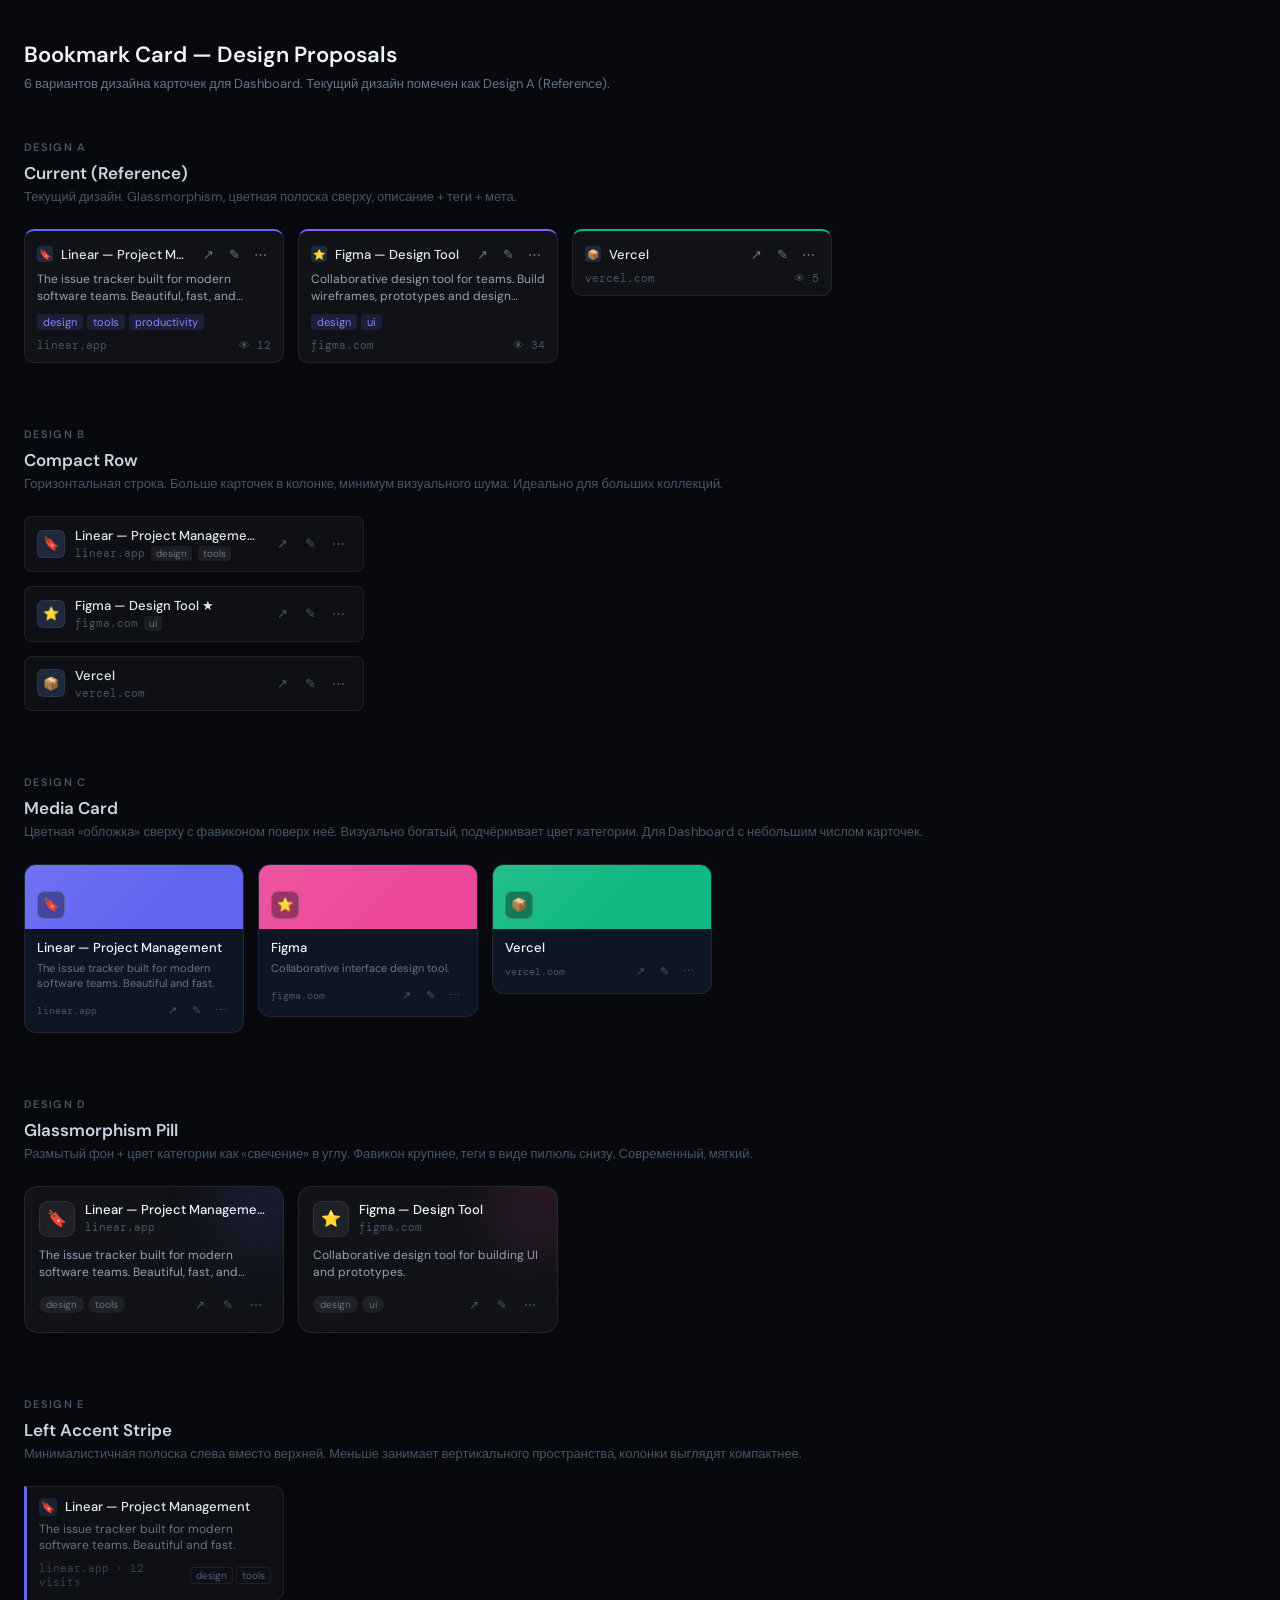
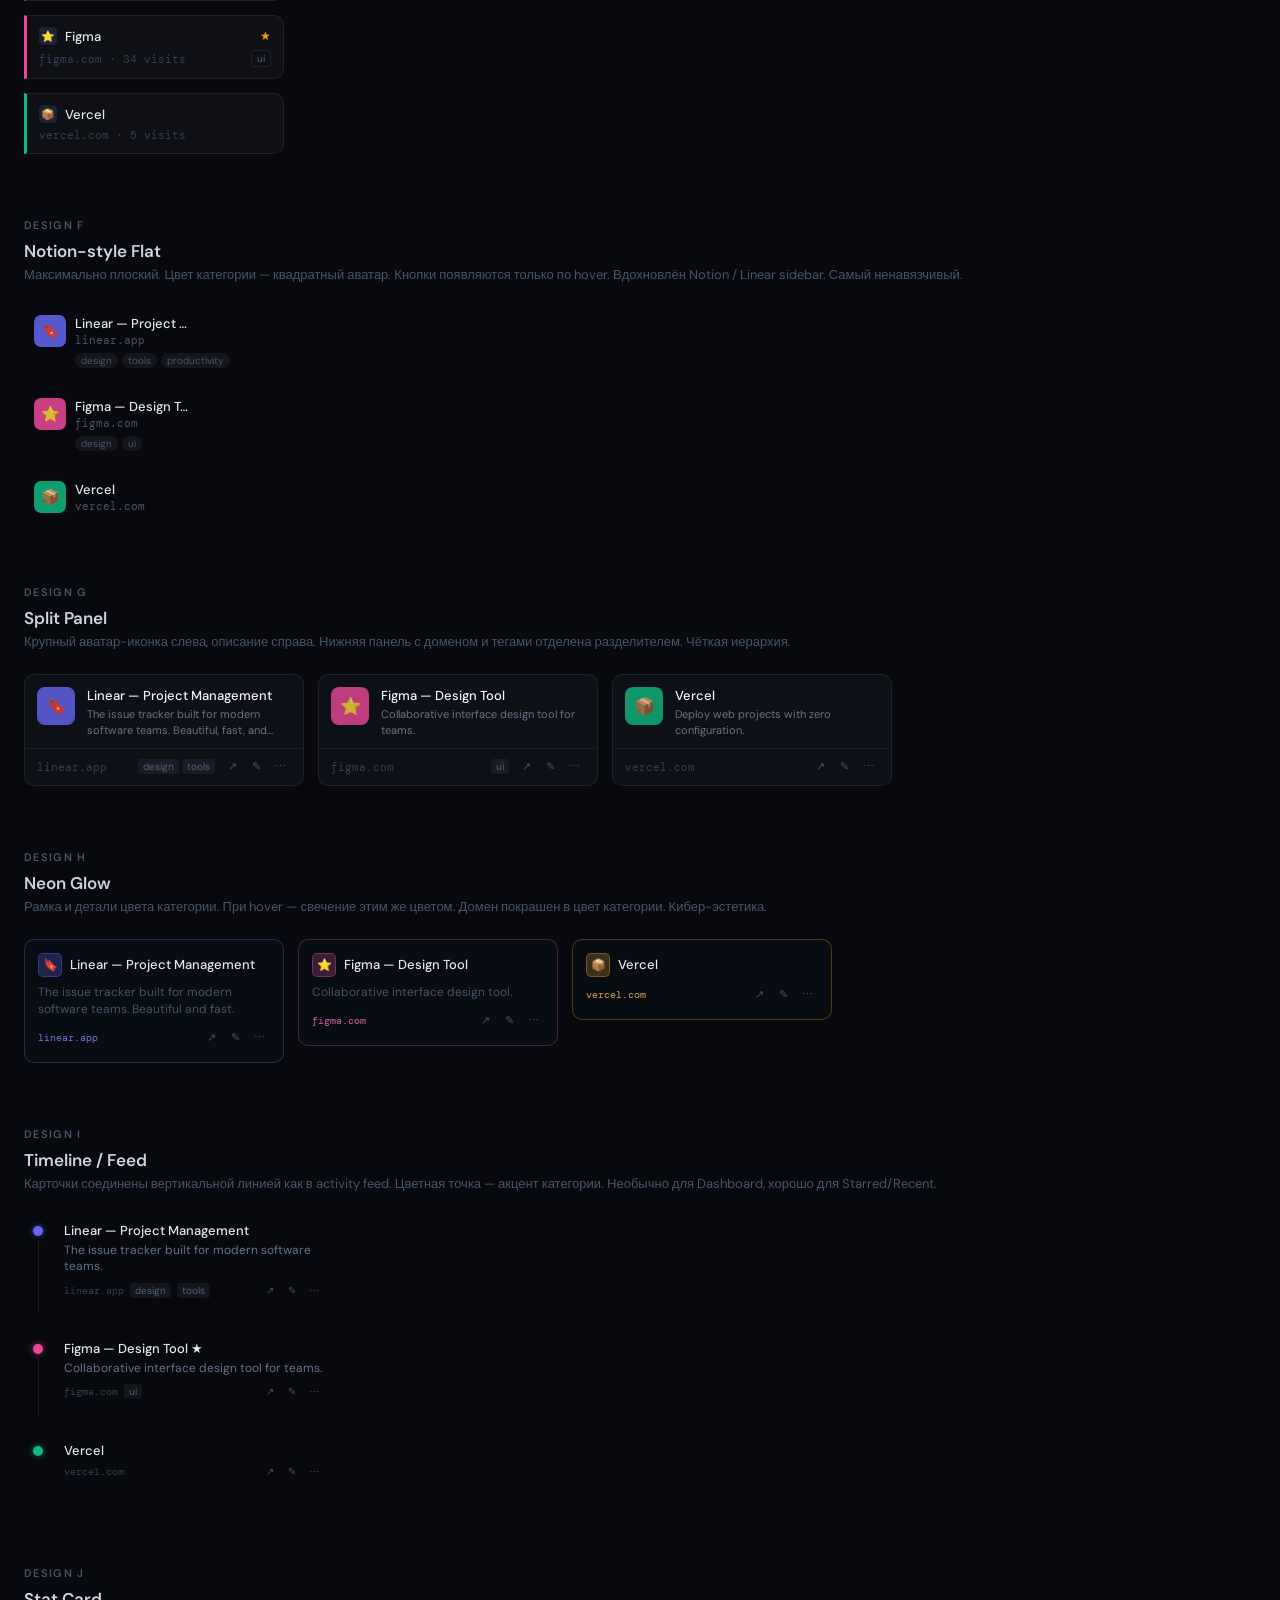
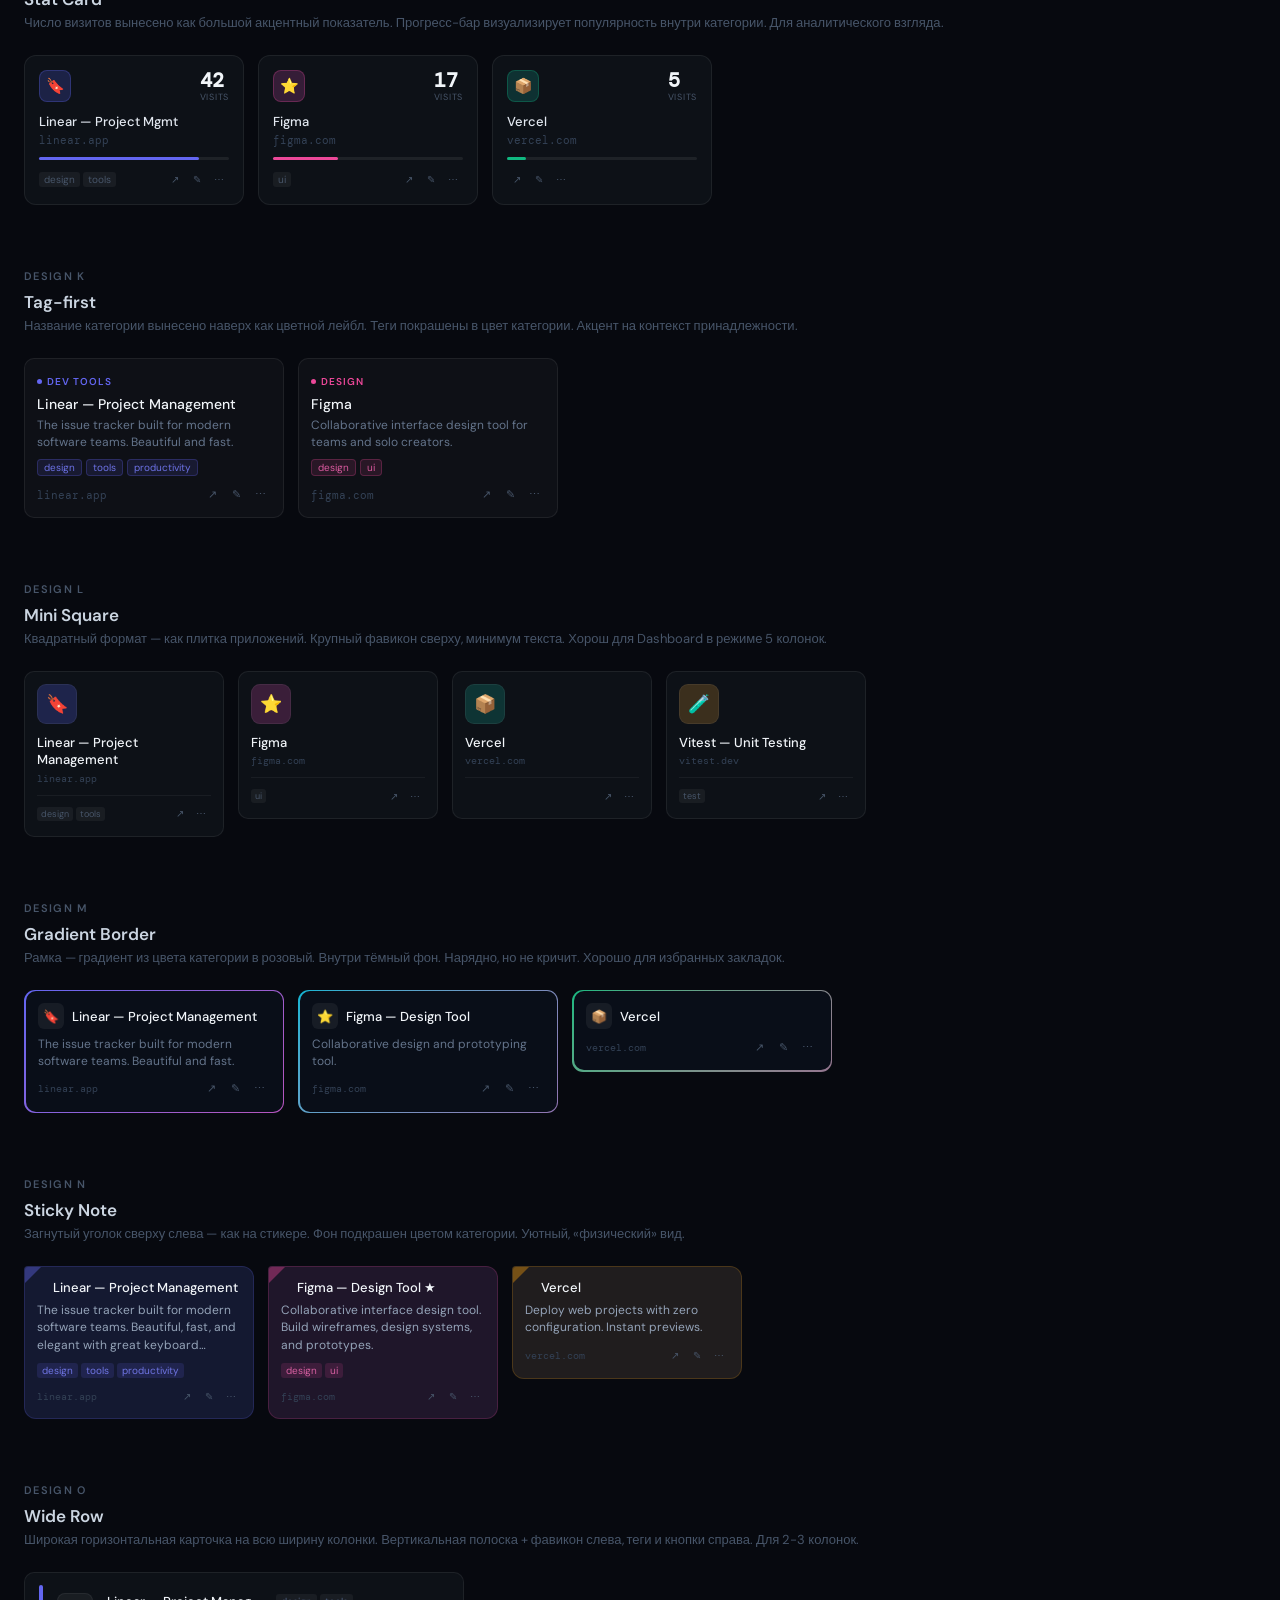
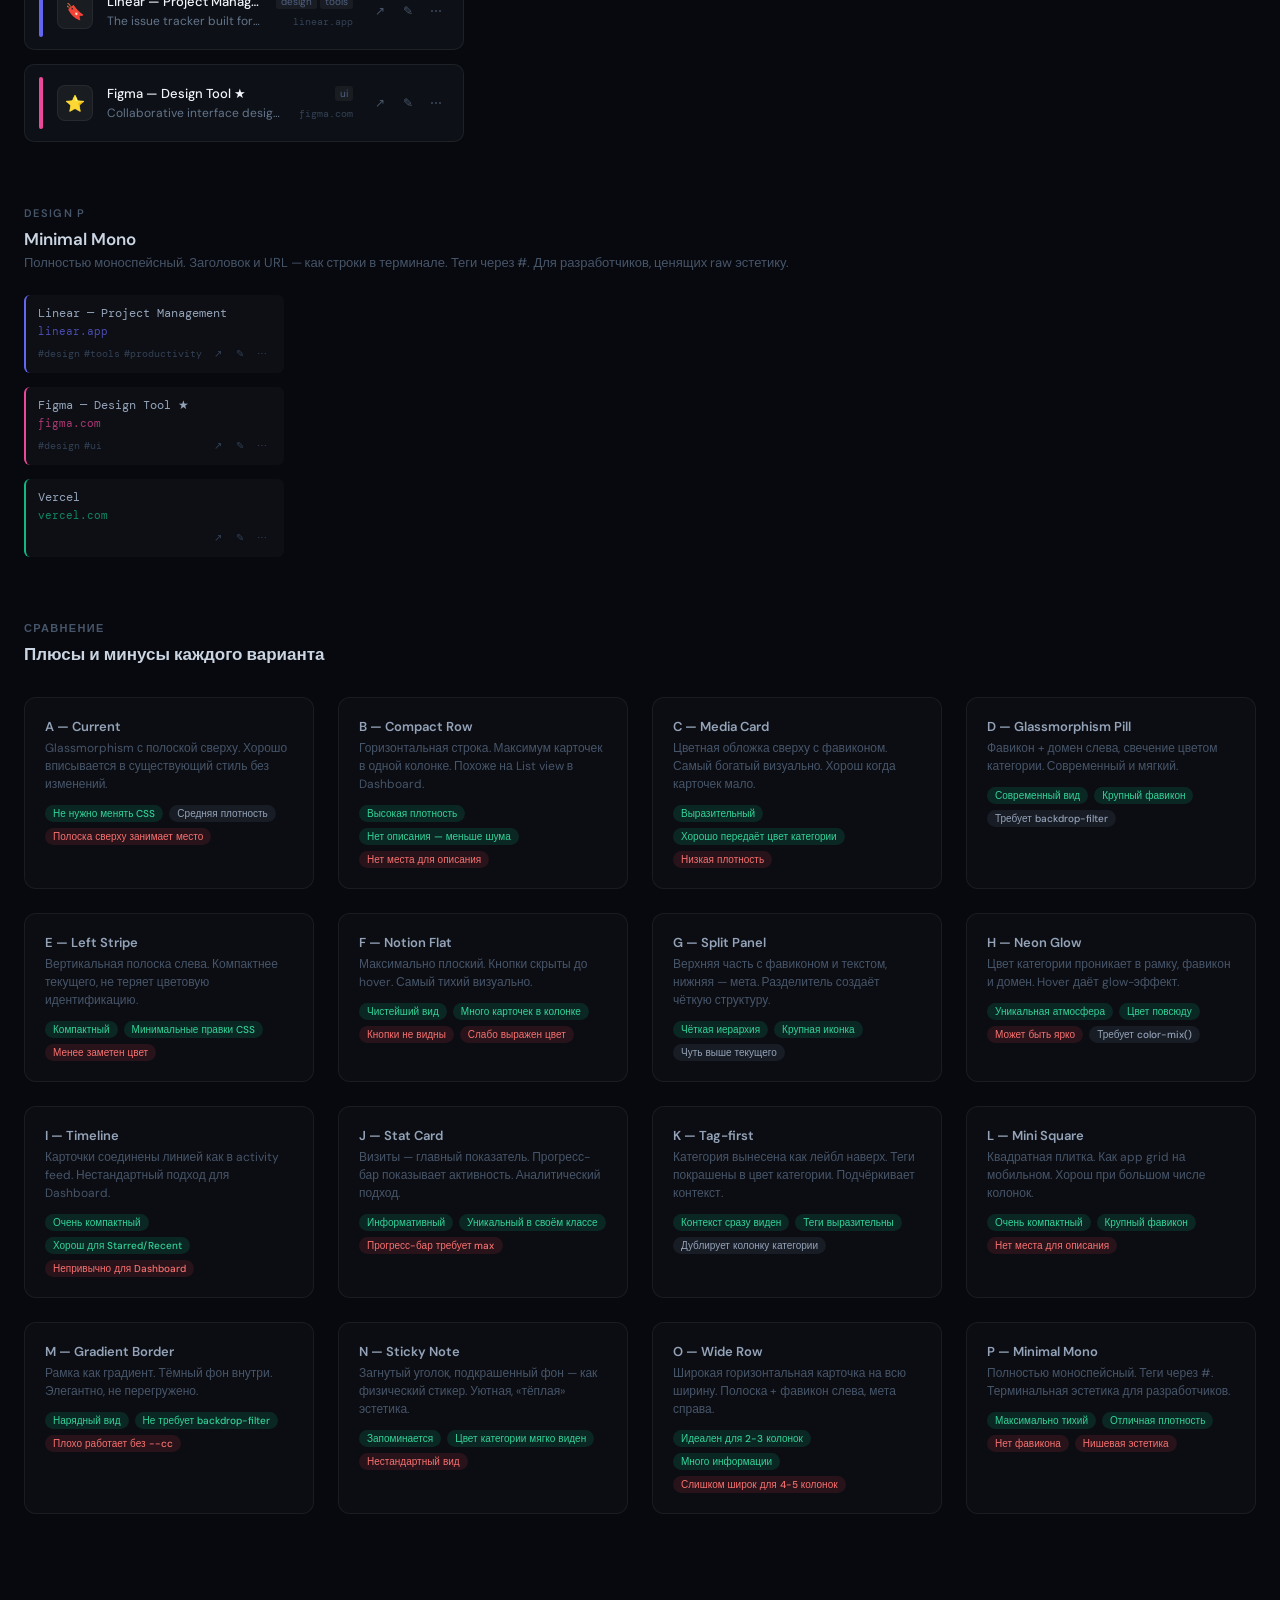
<file: card-designs.html>
<!DOCTYPE html>
<html lang="ru">
<head>
  <meta charset="UTF-8">
  <meta name="viewport" content="width=device-width, initial-scale=1.0">
  <title>Bookmark Card Designs</title>
  <link rel="preconnect" href="https://fonts.googleapis.com">
  <link href="https://fonts.googleapis.com/css2?family=DM+Sans:wght@300;400;500;600&family=DM+Mono:wght@400;500&display=swap" rel="stylesheet">
  <style>
    *, *::before, *::after { box-sizing: border-box; margin: 0; padding: 0; }

    body {
      background: #07090f;
      color: #e2e8f0;
      font-family: 'DM Sans', sans-serif;
      font-size: 14px;
      padding: 40px 24px 80px;
    }

    h1 {
      font-size: 22px;
      font-weight: 600;
      color: #f1f5f9;
      margin-bottom: 6px;
    }
    .subtitle {
      color: #64748b;
      font-size: 13px;
      margin-bottom: 48px;
    }

    .section {
      margin-bottom: 64px;
    }
    .section-label {
      font-size: 11px;
      font-weight: 600;
      letter-spacing: 0.12em;
      text-transform: uppercase;
      color: #475569;
      margin-bottom: 8px;
    }
    .section-title {
      font-size: 17px;
      font-weight: 600;
      color: #cbd5e1;
      margin-bottom: 4px;
    }
    .section-desc {
      font-size: 13px;
      color: #475569;
      margin-bottom: 24px;
    }

    .cards-row {
      display: flex;
      flex-wrap: wrap;
      gap: 14px;
      align-items: flex-start;
    }

    /* ─────────────────────────────────────────
       DESIGN A — Current (reference)
    ───────────────────────────────────────── */
    .card-a {
      width: 260px;
      background: rgba(255,255,255,0.04);
      border: 1px solid rgba(255,255,255,0.08);
      border-top: 2px solid var(--cc, #6366f1);
      border-radius: 10px;
      padding: 12px 12px 10px;
      cursor: pointer;
    }
    .card-a:hover { background: rgba(255,255,255,0.07); }
    .card-a .ch { display: flex; align-items: center; gap: 8px; margin-bottom: 6px; }
    .card-a .ch .fav { width:16px; height:16px; border-radius:3px; background:#1e293b; flex-shrink:0; display:flex; align-items:center; justify-content:center; font-size:10px; }
    .card-a .ch .ttl { font-size:13px; font-weight:500; color:#e2e8f0; flex:1; overflow:hidden; white-space:nowrap; text-overflow:ellipsis; }
    .card-a .ch .acts { display:flex; gap:4px; }
    .card-a .ch .acts button { width:22px; height:22px; background:none; border:none; color:#64748b; cursor:pointer; border-radius:4px; display:flex; align-items:center; justify-content:center; font-size:13px; }
    .card-a .ch .acts button:hover { background:rgba(255,255,255,0.08); color:#e2e8f0; }
    .card-a .desc { font-size:12px; color:#94a3b8; line-height:1.45; margin-bottom:8px; display:-webkit-box; -webkit-line-clamp:2; -webkit-box-orient:vertical; overflow:hidden; }
    .card-a .tags { display:flex; gap:4px; flex-wrap:wrap; margin-bottom:8px; }
    .card-a .tags span { font-size:11px; background:rgba(99,102,241,0.15); color:#818cf8; border-radius:4px; padding:1px 6px; }
    .card-a .meta { display:flex; justify-content:space-between; font-size:11px; color:#475569; font-family:'DM Mono',monospace; }

    /* ─────────────────────────────────────────
       DESIGN B — Compact row
       Горизонтальная компактная строка.
       Фавикон + домен слева, теги и иконки справа.
       Хорошо для плотных коллекций.
    ───────────────────────────────────────── */
    .card-b {
      width: 340px;
      background: rgba(255,255,255,0.03);
      border: 1px solid rgba(255,255,255,0.07);
      border-radius: 8px;
      padding: 10px 12px;
      cursor: pointer;
      display: flex;
      align-items: center;
      gap: 10px;
      transition: background 0.15s;
    }
    .card-b:hover { background: rgba(255,255,255,0.06); }
    .card-b .fav-b { width:28px; height:28px; border-radius:6px; background:#1e293b; flex-shrink:0; display:flex; align-items:center; justify-content:center; font-size:13px; border:1px solid rgba(255,255,255,0.06); }
    .card-b .body-b { flex:1; min-width:0; }
    .card-b .ttl-b { font-size:13px; font-weight:500; color:#e2e8f0; white-space:nowrap; overflow:hidden; text-overflow:ellipsis; }
    .card-b .row2 { display:flex; align-items:center; gap:6px; margin-top:2px; }
    .card-b .dom-b { font-size:11px; color:#475569; font-family:'DM Mono',monospace; }
    .card-b .tag-b { font-size:10px; background:rgba(255,255,255,0.06); color:#64748b; border-radius:3px; padding:1px 5px; }
    .card-b .acts-b { display:flex; gap:2px; flex-shrink:0; }
    .card-b .acts-b button { width:26px; height:26px; background:none; border:none; color:#475569; cursor:pointer; border-radius:5px; font-size:13px; display:flex; align-items:center; justify-content:center; }
    .card-b .acts-b button:hover { background:rgba(255,255,255,0.08); color:#e2e8f0; }

    /* ─────────────────────────────────────────
       DESIGN C — Media card
       Большой акцентный блок с цветной
       «обложкой» вверху (цвет категории),
       фавикон поверх обложки.
       Для визуально насыщенных коллекций.
    ───────────────────────────────────────── */
    .card-c {
      width: 220px;
      background: #0f1623;
      border: 1px solid rgba(255,255,255,0.07);
      border-radius: 12px;
      overflow: hidden;
      cursor: pointer;
      transition: transform 0.15s, box-shadow 0.15s;
    }
    .card-c:hover { transform: translateY(-2px); box-shadow: 0 8px 24px rgba(0,0,0,0.4); }
    .card-c .cover { height: 64px; background: var(--cc, #6366f1); position:relative; display:flex; align-items:flex-end; padding:10px 12px; }
    .card-c .cover::before { content:''; position:absolute; inset:0; background:linear-gradient(135deg, rgba(255,255,255,0.08) 0%, transparent 60%); }
    .card-c .cover .fav-c { width:28px; height:28px; border-radius:7px; background:rgba(0,0,0,0.35); backdrop-filter:blur(8px); display:flex; align-items:center; justify-content:center; font-size:13px; border:1px solid rgba(255,255,255,0.15); }
    .card-c .body-c { padding:10px 12px 10px; }
    .card-c .ttl-c { font-size:13px; font-weight:500; color:#f1f5f9; margin-bottom:4px; display:-webkit-box; -webkit-line-clamp:2; -webkit-box-orient:vertical; overflow:hidden; line-height:1.4; }
    .card-c .desc-c { font-size:11px; color:#64748b; line-height:1.4; display:-webkit-box; -webkit-line-clamp:2; -webkit-box-orient:vertical; overflow:hidden; margin-bottom:8px; }
    .card-c .footer-c { display:flex; justify-content:space-between; align-items:center; }
    .card-c .dom-c { font-size:10px; color:#475569; font-family:'DM Mono',monospace; }
    .card-c .acts-c { display:flex; gap:2px; }
    .card-c .acts-c button { width:22px; height:22px; background:none; border:none; color:#475569; cursor:pointer; border-radius:4px; font-size:11px; display:flex; align-items:center; justify-content:center; }
    .card-c .acts-c button:hover { background:rgba(255,255,255,0.08); color:#e2e8f0; }

    /* ─────────────────────────────────────────
       DESIGN D — Glassmorphism pill
       Размытый фон, цвет категории как
       тонкий градиент. Нет чёткой рамки —
       карточка «плавает» на фоне.
    ───────────────────────────────────────── */
    .card-d {
      width: 260px;
      background: rgba(255,255,255,0.045);
      backdrop-filter: blur(16px);
      -webkit-backdrop-filter: blur(16px);
      border: 1px solid rgba(255,255,255,0.09);
      border-radius: 14px;
      padding: 14px;
      cursor: pointer;
      position: relative;
      overflow: hidden;
      transition: background 0.15s;
    }
    .card-d::before {
      content:'';
      position:absolute;
      top:-30px; right:-30px;
      width:100px; height:100px;
      border-radius:50%;
      background: var(--cc, #6366f1);
      opacity: 0.12;
      filter: blur(30px);
      pointer-events:none;
    }
    .card-d:hover { background: rgba(255,255,255,0.07); }
    .card-d .top-d { display:flex; gap:10px; align-items:flex-start; margin-bottom:10px; }
    .card-d .fav-d { width:36px; height:36px; border-radius:9px; background:rgba(255,255,255,0.06); flex-shrink:0; display:flex; align-items:center; justify-content:center; font-size:16px; border:1px solid rgba(255,255,255,0.08); }
    .card-d .info-d { flex:1; min-width:0; }
    .card-d .ttl-d { font-size:13px; font-weight:500; color:#f1f5f9; margin-bottom:2px; white-space:nowrap; overflow:hidden; text-overflow:ellipsis; }
    .card-d .dom-d { font-size:11px; color:#475569; font-family:'DM Mono',monospace; }
    .card-d .desc-d { font-size:12px; color:#94a3b8; line-height:1.45; margin-bottom:10px; display:-webkit-box; -webkit-line-clamp:2; -webkit-box-orient:vertical; overflow:hidden; }
    .card-d .bot-d { display:flex; align-items:center; justify-content:space-between; }
    .card-d .tags-d { display:flex; gap:4px; }
    .card-d .tags-d span { font-size:10px; background:rgba(255,255,255,0.06); color:#64748b; border-radius:20px; padding:2px 7px; }
    .card-d .acts-d { display:flex; gap:2px; }
    .card-d .acts-d button { width:26px; height:26px; background:none; border:none; color:#475569; cursor:pointer; border-radius:6px; font-size:12px; display:flex; align-items:center; justify-content:center; }
    .card-d .acts-d button:hover { background:rgba(255,255,255,0.08); color:#e2e8f0; }

    /* ─────────────────────────────────────────
       DESIGN E — Left accent stripe
       Тонкая вертикальная полоска цвета
       категории слева. Минималистичная,
       не перегружает Dashboard.
    ───────────────────────────────────────── */
    .card-e {
      width: 260px;
      background: rgba(255,255,255,0.03);
      border: 1px solid rgba(255,255,255,0.07);
      border-left: 3px solid var(--cc, #6366f1);
      border-radius: 0 10px 10px 0;
      padding: 11px 12px;
      cursor: pointer;
      transition: background 0.15s, border-left-color 0.15s;
    }
    .card-e:hover { background: rgba(255,255,255,0.06); }
    .card-e .top-e { display:flex; align-items:center; gap:8px; margin-bottom:5px; }
    .card-e .fav-e { width:18px; height:18px; border-radius:4px; background:#1a2335; display:flex; align-items:center; justify-content:center; font-size:11px; flex-shrink:0; }
    .card-e .ttl-e { font-size:13px; font-weight:500; color:#e2e8f0; flex:1; min-width:0; white-space:nowrap; overflow:hidden; text-overflow:ellipsis; }
    .card-e .star-e { color:#f59e0b; font-size:12px; flex-shrink:0; }
    .card-e .desc-e { font-size:12px; color:#64748b; line-height:1.4; margin-bottom:7px; display:-webkit-box; -webkit-line-clamp:2; -webkit-box-orient:vertical; overflow:hidden; }
    .card-e .bot-e { display:flex; align-items:center; justify-content:space-between; }
    .card-e .meta-e { font-size:11px; color:#334155; font-family:'DM Mono',monospace; }
    .card-e .tags-e { display:flex; gap:3px; }
    .card-e .tags-e span { font-size:10px; color:#4f6080; border:1px solid rgba(255,255,255,0.07); border-radius:3px; padding:1px 5px; }

    /* ─────────────────────────────────────────
       DESIGN F — Notion-style flat
       Максимально плоский и простой.
       Эмодзи или первая буква как аватар.
       Вдохновлён Linear / Notion.
    ───────────────────────────────────────── */
    .card-f {
      width: 260px;
      background: transparent;
      border-radius: 8px;
      padding: 8px 10px;
      cursor: pointer;
      transition: background 0.12s;
    }
    .card-f:hover { background: rgba(255,255,255,0.05); }
    .card-f .row1-f { display:flex; align-items:center; gap:9px; }
    .card-f .avatar-f { width:32px; height:32px; border-radius:7px; background: var(--cc, #6366f1); opacity:0.85; flex-shrink:0; display:flex; align-items:center; justify-content:center; font-size:15px; }
    .card-f .mid-f { flex:1; min-width:0; }
    .card-f .ttl-f { font-size:13px; font-weight:500; color:#e2e8f0; white-space:nowrap; overflow:hidden; text-overflow:ellipsis; }
    .card-f .sub-f { font-size:11px; color:#475569; font-family:'DM Mono',monospace; margin-top:1px; }
    .card-f .acts-f { display:flex; gap:2px; opacity:0; transition:opacity 0.12s; }
    .card-f:hover .acts-f { opacity:1; }
    .card-f .acts-f button { width:24px; height:24px; background:none; border:none; color:#64748b; cursor:pointer; border-radius:5px; font-size:11px; display:flex; align-items:center; justify-content:center; }
    .card-f .acts-f button:hover { background:rgba(255,255,255,0.08); color:#e2e8f0; }
    .card-f .tags-f { display:flex; gap:4px; margin-top:6px; padding-left:41px; }
    .card-f .tags-f span { font-size:10px; color:#475569; background:rgba(255,255,255,0.05); border-radius:20px; padding:1px 6px; }

    /* ─────────────────────────────────────────
       Shared helpers
    ───────────────────────────────────────── */
    .ico { display:inline-flex; align-items:center; justify-content:center; font-style:normal; }
    .star { color:#f59e0b; }

    /* comparison grid */
    .compare { display:grid; grid-template-columns:repeat(auto-fill,minmax(280px,1fr)); gap:24px; margin-top:32px; }
    .compare-item { background:rgba(255,255,255,0.02); border:1px solid rgba(255,255,255,0.06); border-radius:12px; padding:20px; }
    .compare-item h3 { font-size:13px; font-weight:600; color:#94a3b8; margin-bottom:4px; }
    .compare-item p { font-size:12px; color:#475569; line-height:1.5; margin-bottom:12px; }
    .badge-row { display:flex; gap:6px; flex-wrap:wrap; margin-top:auto; }
    .badge { font-size:10px; padding:2px 8px; border-radius:20px; font-weight:500; }
    .badge.pro { background:rgba(16,185,129,0.15); color:#34d399; }
    .badge.con { background:rgba(239,68,68,0.12); color:#f87171; }
    .badge.neutral { background:rgba(100,116,139,0.15); color:#94a3b8; }

    /* ─── G: Split panel ──────────────────── */
    .card-g {
      width:280px; background:#0d1117;
      border:1px solid rgba(255,255,255,0.07); border-radius:10px;
      overflow:hidden; cursor:pointer; transition:border-color 0.15s;
      display:flex; flex-direction:column;
    }
    .card-g:hover { border-color:rgba(255,255,255,0.16); }
    .card-g .top-g {
      display:flex; gap:12px; padding:12px 12px 10px; align-items:flex-start;
    }
    .card-g .fav-g {
      width:38px; height:38px; border-radius:8px; flex-shrink:0;
      background:var(--cc,#6366f1); opacity:.8;
      display:flex; align-items:center; justify-content:center; font-size:17px;
    }
    .card-g .info-g { flex:1; min-width:0; }
    .card-g .ttl-g { font-size:13px; font-weight:500; color:#f1f5f9; margin-bottom:3px;
      white-space:nowrap; overflow:hidden; text-overflow:ellipsis; }
    .card-g .desc-g { font-size:11px; color:#64748b; line-height:1.4;
      display:-webkit-box; -webkit-line-clamp:2; -webkit-box-orient:vertical; overflow:hidden; }
    .card-g .divider-g { height:1px; background:rgba(255,255,255,0.05); }
    .card-g .bot-g {
      display:flex; align-items:center; padding:7px 12px; gap:6px;
    }
    .card-g .dom-g { font-size:11px; color:#334155; font-family:'DM Mono',monospace; flex:1; }
    .card-g .tags-g { display:flex; gap:3px; }
    .card-g .tags-g span { font-size:10px; background:rgba(255,255,255,0.05); color:#4f6080; border-radius:3px; padding:1px 5px; }
    .card-g .acts-g { display:flex; gap:2px; }
    .card-g .acts-g button { width:22px; height:22px; background:none; border:none;
      color:#475569; cursor:pointer; border-radius:4px; font-size:11px;
      display:flex; align-items:center; justify-content:center; }
    .card-g .acts-g button:hover { background:rgba(255,255,255,0.08); color:#e2e8f0; }

    /* ─── H: Neon glow ──────────────────── */
    .card-h {
      width:260px; background:#080d14;
      border:1px solid color-mix(in srgb, var(--cc,#6366f1) 30%, transparent);
      border-radius:10px; padding:13px; cursor:pointer;
      transition:box-shadow 0.2s;
      box-shadow: 0 0 0 0 transparent;
    }
    .card-h:hover {
      box-shadow: 0 0 16px -2px color-mix(in srgb, var(--cc,#6366f1) 40%, transparent);
      border-color: color-mix(in srgb, var(--cc,#6366f1) 55%, transparent);
    }
    .card-h .head-h { display:flex; align-items:center; gap:8px; margin-bottom:7px; }
    .card-h .fav-h {
      width:24px; height:24px; border-radius:5px; flex-shrink:0;
      background:color-mix(in srgb, var(--cc,#6366f1) 20%, #0d1321);
      border:1px solid color-mix(in srgb, var(--cc,#6366f1) 35%, transparent);
      display:flex; align-items:center; justify-content:center; font-size:12px;
    }
    .card-h .ttl-h { font-size:13px; font-weight:500; color:#e2e8f0; flex:1;
      white-space:nowrap; overflow:hidden; text-overflow:ellipsis; }
    .card-h .desc-h { font-size:12px; color:#475569; line-height:1.4; margin-bottom:9px;
      display:-webkit-box; -webkit-line-clamp:2; -webkit-box-orient:vertical; overflow:hidden; }
    .card-h .bot-h { display:flex; align-items:center; justify-content:space-between; }
    .card-h .dom-h {
      font-size:10px; font-family:'DM Mono',monospace;
      color:color-mix(in srgb, var(--cc,#6366f1) 70%, #94a3b8);
    }
    .card-h .acts-h { display:flex; gap:2px; }
    .card-h .acts-h button { width:22px; height:22px; background:none; border:none;
      color:#475569; cursor:pointer; border-radius:4px; font-size:11px;
      display:flex; align-items:center; justify-content:center; }
    .card-h .acts-h button:hover { color:#e2e8f0; background:rgba(255,255,255,0.08); }

    /* ─── I: Timeline / feed ────────────── */
    .card-i {
      width:300px; display:flex; gap:12px; padding:6px 0; cursor:pointer;
    }
    .card-i .side-i {
      display:flex; flex-direction:column; align-items:center; width:28px; flex-shrink:0;
    }
    .card-i .dot-i {
      width:10px; height:10px; border-radius:50%; background:var(--cc,#6366f1);
      flex-shrink:0; margin-top:4px; box-shadow:0 0 6px color-mix(in srgb, var(--cc,#6366f1) 60%, transparent);
    }
    .card-i .line-i { width:1px; flex:1; background:rgba(255,255,255,0.07); margin-top:4px; }
    .card-i .body-i { flex:1; min-width:0; padding-bottom:14px; }
    .card-i .ttl-i { font-size:13px; font-weight:500; color:#e2e8f0; margin-bottom:3px; }
    .card-i .desc-i { font-size:12px; color:#64748b; line-height:1.4; margin-bottom:5px;
      display:-webkit-box; -webkit-line-clamp:2; -webkit-box-orient:vertical; overflow:hidden; }
    .card-i .row-i { display:flex; align-items:center; gap:6px; }
    .card-i .dom-i { font-size:10px; color:#334155; font-family:'DM Mono',monospace; }
    .card-i .tag-i { font-size:10px; background:rgba(255,255,255,0.05); color:#4f6080; border-radius:3px; padding:1px 5px; }
    .card-i .acts-i { display:flex; gap:2px; margin-left:auto; }
    .card-i .acts-i button { width:20px; height:20px; background:none; border:none;
      color:#475569; cursor:pointer; border-radius:3px; font-size:10px;
      display:flex; align-items:center; justify-content:center; }
    .card-i .acts-i button:hover { background:rgba(255,255,255,0.08); color:#e2e8f0; }

    /* ─── J: Stat card ──────────────────── */
    .card-j {
      width:220px; background:#0d1117;
      border:1px solid rgba(255,255,255,0.07); border-radius:12px;
      padding:14px; cursor:pointer; transition:background 0.15s;
    }
    .card-j:hover { background:#111827; }
    .card-j .top-j { display:flex; justify-content:space-between; margin-bottom:10px; }
    .card-j .fav-j { width:32px; height:32px; border-radius:8px;
      background:color-mix(in srgb, var(--cc,#6366f1) 18%, #0d1321);
      display:flex; align-items:center; justify-content:center; font-size:15px;
      border:1px solid color-mix(in srgb, var(--cc,#6366f1) 28%, transparent); }
    .card-j .visits-j {
      font-size:20px; font-weight:600; color:#f1f5f9; font-family:'DM Mono',monospace;
      line-height:1;
    }
    .card-j .visits-label-j { font-size:9px; color:#475569; text-transform:uppercase; letter-spacing:.08em; margin-top:1px; text-align:right; }
    .card-j .ttl-j { font-size:13px; font-weight:500; color:#e2e8f0; margin-bottom:3px;
      white-space:nowrap; overflow:hidden; text-overflow:ellipsis; }
    .card-j .dom-j { font-size:11px; color:#334155; font-family:'DM Mono',monospace; margin-bottom:10px; }
    .card-j .bar-j { height:3px; background:rgba(255,255,255,0.07); border-radius:2px; margin-bottom:10px; }
    .card-j .bar-j .fill-j { height:100%; border-radius:2px; background:var(--cc,#6366f1); }
    .card-j .bot-j { display:flex; justify-content:space-between; align-items:center; }
    .card-j .tags-j { display:flex; gap:3px; }
    .card-j .tags-j span { font-size:10px; background:rgba(255,255,255,0.05); color:#475569; border-radius:3px; padding:1px 5px; }
    .card-j .acts-j { display:flex; gap:2px; }
    .card-j .acts-j button { width:20px; height:20px; background:none; border:none;
      color:#475569; cursor:pointer; border-radius:4px; font-size:10px;
      display:flex; align-items:center; justify-content:center; }
    .card-j .acts-j button:hover { background:rgba(255,255,255,0.08); color:#e2e8f0; }

    /* ─── K: Tag-first ─────────────────── */
    .card-k {
      width:260px; background:rgba(255,255,255,0.03);
      border:1px solid rgba(255,255,255,0.07); border-radius:10px;
      padding:11px 12px; cursor:pointer; transition:background 0.15s;
    }
    .card-k:hover { background:rgba(255,255,255,0.06); }
    .card-k .cat-k {
      display:inline-flex; align-items:center; gap:5px;
      font-size:10px; font-weight:600; text-transform:uppercase; letter-spacing:.1em;
      color:var(--cc,#6366f1); margin-bottom:7px;
    }
    .card-k .cat-k .dot-k { width:5px; height:5px; border-radius:50%; background:var(--cc,#6366f1); }
    .card-k .ttl-k { font-size:14px; font-weight:500; color:#f1f5f9; margin-bottom:4px;
      line-height:1.3; }
    .card-k .desc-k { font-size:12px; color:#64748b; line-height:1.4; margin-bottom:8px;
      display:-webkit-box; -webkit-line-clamp:2; -webkit-box-orient:vertical; overflow:hidden; }
    .card-k .tags-k { display:flex; gap:4px; flex-wrap:wrap; margin-bottom:8px; }
    .card-k .tags-k span {
      font-size:10px;
      background:color-mix(in srgb, var(--cc,#6366f1) 12%, transparent);
      color:color-mix(in srgb, var(--cc,#6366f1) 80%, #94a3b8);
      border:1px solid color-mix(in srgb, var(--cc,#6366f1) 25%, transparent);
      border-radius:4px; padding:1px 6px;
    }
    .card-k .foot-k { display:flex; justify-content:space-between; align-items:center; }
    .card-k .dom-k { font-size:11px; color:#334155; font-family:'DM Mono',monospace; }
    .card-k .acts-k { display:flex; gap:2px; }
    .card-k .acts-k button { width:22px; height:22px; background:none; border:none;
      color:#475569; cursor:pointer; border-radius:4px; font-size:11px;
      display:flex; align-items:center; justify-content:center; }
    .card-k .acts-k button:hover { background:rgba(255,255,255,0.08); color:#e2e8f0; }

    /* ─── L: Two-column mini ─────────────── */
    .card-l {
      width:200px; background:#0d1117;
      border:1px solid rgba(255,255,255,0.07); border-radius:10px;
      padding:12px; cursor:pointer; transition:background 0.15s;
    }
    .card-l:hover { background:#111827; }
    .card-l .fav-l {
      width:40px; height:40px; border-radius:9px; margin-bottom:10px;
      background:color-mix(in srgb, var(--cc,#6366f1) 20%, #0d1321);
      display:flex; align-items:center; justify-content:center; font-size:18px;
      border:1px solid rgba(255,255,255,0.06);
    }
    .card-l .ttl-l { font-size:13px; font-weight:500; color:#f1f5f9; margin-bottom:3px;
      display:-webkit-box; -webkit-line-clamp:2; -webkit-box-orient:vertical; overflow:hidden; line-height:1.35; }
    .card-l .dom-l { font-size:10px; color:#334155; font-family:'DM Mono',monospace; margin-bottom:10px; }
    .card-l .sep-l { height:1px; background:rgba(255,255,255,0.05); margin-bottom:8px; }
    .card-l .foot-l { display:flex; justify-content:space-between; align-items:center; }
    .card-l .tags-l { display:flex; gap:3px; flex-wrap:wrap; }
    .card-l .tags-l span { font-size:9px; background:rgba(255,255,255,0.05); color:#475569; border-radius:3px; padding:1px 4px; }
    .card-l .acts-l { display:flex; gap:1px; }
    .card-l .acts-l button { width:20px; height:20px; background:none; border:none;
      color:#475569; cursor:pointer; border-radius:4px; font-size:10px;
      display:flex; align-items:center; justify-content:center; }
    .card-l .acts-l button:hover { background:rgba(255,255,255,0.08); color:#e2e8f0; }

    /* ─── M: Rainbow border ─────────────── */
    .card-m {
      width:260px; border-radius:11px; padding:1.5px; cursor:pointer;
      background: linear-gradient(135deg, var(--cc,#6366f1), color-mix(in srgb, var(--cc,#6366f1) 40%, #ec4899));
      transition: opacity 0.15s;
    }
    .card-m:hover { opacity:.88; }
    .card-m .inner-m {
      background:#090e18; border-radius:10px; padding:12px;
    }
    .card-m .head-m { display:flex; align-items:center; gap:8px; margin-bottom:7px; }
    .card-m .fav-m { width:26px; height:26px; border-radius:6px; flex-shrink:0;
      background:rgba(255,255,255,0.06);
      display:flex; align-items:center; justify-content:center; font-size:13px; }
    .card-m .ttl-m { font-size:13px; font-weight:500; color:#f1f5f9; flex:1;
      white-space:nowrap; overflow:hidden; text-overflow:ellipsis; }
    .card-m .desc-m { font-size:12px; color:#64748b; line-height:1.4; margin-bottom:8px;
      display:-webkit-box; -webkit-line-clamp:2; -webkit-box-orient:vertical; overflow:hidden; }
    .card-m .bot-m { display:flex; justify-content:space-between; align-items:center; }
    .card-m .dom-m { font-size:10px; color:#334155; font-family:'DM Mono',monospace; }
    .card-m .acts-m { display:flex; gap:2px; }
    .card-m .acts-m button { width:22px; height:22px; background:none; border:none;
      color:#475569; cursor:pointer; border-radius:4px; font-size:11px;
      display:flex; align-items:center; justify-content:center; }
    .card-m .acts-m button:hover { background:rgba(255,255,255,0.08); color:#e2e8f0; }

    /* ─── N: Sticky note ────────────────── */
    .card-n {
      width:230px;
      background:color-mix(in srgb, var(--cc,#6366f1) 8%, #0d1220);
      border:1px solid color-mix(in srgb, var(--cc,#6366f1) 20%, transparent);
      border-radius:4px 12px 12px 12px;
      padding:12px; cursor:pointer; position:relative; overflow:hidden;
      transition:background 0.15s;
    }
    .card-n::before {
      content:''; position:absolute; top:0; left:0;
      width:0; height:0;
      border-style:solid;
      border-width:16px 16px 0 0;
      border-color:color-mix(in srgb, var(--cc,#6366f1) 40%, transparent) transparent transparent transparent;
    }
    .card-n:hover { background:color-mix(in srgb, var(--cc,#6366f1) 12%, #0d1220); }
    .card-n .ttl-n { font-size:13px; font-weight:500; color:#f1f5f9; margin-bottom:5px;
      padding-left:16px; line-height:1.35; }
    .card-n .desc-n { font-size:12px; color:#94a3b8; line-height:1.45; margin-bottom:9px;
      display:-webkit-box; -webkit-line-clamp:3; -webkit-box-orient:vertical; overflow:hidden; }
    .card-n .tags-n { display:flex; gap:3px; flex-wrap:wrap; margin-bottom:8px; }
    .card-n .tags-n span {
      font-size:10px;
      background:color-mix(in srgb, var(--cc,#6366f1) 15%, transparent);
      color:color-mix(in srgb, var(--cc,#6366f1) 75%, #94a3b8);
      border-radius:3px; padding:1px 5px;
    }
    .card-n .foot-n { display:flex; justify-content:space-between; align-items:center; }
    .card-n .dom-n { font-size:10px; color:#334155; font-family:'DM Mono',monospace; }
    .card-n .acts-n { display:flex; gap:2px; }
    .card-n .acts-n button { width:20px; height:20px; background:none; border:none;
      color:#475569; cursor:pointer; border-radius:4px; font-size:10px;
      display:flex; align-items:center; justify-content:center; }
    .card-n .acts-n button:hover { background:rgba(255,255,255,0.1); color:#e2e8f0; }

    /* ─── O: Wide horizontal ─────────────── */
    .card-o {
      width:440px; background:#0d1117;
      border:1px solid rgba(255,255,255,0.07); border-radius:10px;
      padding:12px 14px; cursor:pointer; display:flex; gap:14px; align-items:center;
      transition:background 0.15s;
    }
    .card-o:hover { background:#111827; }
    .card-o .accent-o {
      width:4px; height:52px; border-radius:2px; flex-shrink:0;
      background:var(--cc,#6366f1);
    }
    .card-o .fav-o { width:36px; height:36px; border-radius:8px; flex-shrink:0;
      background:rgba(255,255,255,0.05);
      display:flex; align-items:center; justify-content:center; font-size:16px;
      border:1px solid rgba(255,255,255,0.06); }
    .card-o .body-o { flex:1; min-width:0; }
    .card-o .ttl-o { font-size:13px; font-weight:500; color:#f1f5f9; margin-bottom:3px;
      white-space:nowrap; overflow:hidden; text-overflow:ellipsis; }
    .card-o .sub-o { font-size:12px; color:#64748b; white-space:nowrap; overflow:hidden; text-overflow:ellipsis; }
    .card-o .right-o { flex-shrink:0; display:flex; flex-direction:column; align-items:flex-end; gap:6px; }
    .card-o .dom-o { font-size:10px; color:#334155; font-family:'DM Mono',monospace; }
    .card-o .tags-o { display:flex; gap:3px; }
    .card-o .tags-o span { font-size:10px; background:rgba(255,255,255,0.05); color:#4f6080; border-radius:3px; padding:1px 5px; }
    .card-o .acts-o { display:flex; gap:2px; }
    .card-o .acts-o button { width:26px; height:26px; background:none; border:none;
      color:#475569; cursor:pointer; border-radius:5px; font-size:12px;
      display:flex; align-items:center; justify-content:center; }
    .card-o .acts-o button:hover { background:rgba(255,255,255,0.08); color:#e2e8f0; }

    /* ─── P: Minimal mono ─────────────────── */
    .card-p {
      width:260px; padding:10px 12px; cursor:pointer; border-radius:6px;
      border-left:2px solid var(--cc,#6366f1);
      background:rgba(255,255,255,0.025);
      transition:background 0.12s;
      font-family:'DM Mono',monospace;
    }
    .card-p:hover { background:rgba(255,255,255,0.05); }
    .card-p .ttl-p { font-size:12px; color:#94a3b8; margin-bottom:3px;
      white-space:nowrap; overflow:hidden; text-overflow:ellipsis; }
    .card-p .url-p { font-size:11px; color:var(--cc,#6366f1); opacity:.7; margin-bottom:5px;
      white-space:nowrap; overflow:hidden; text-overflow:ellipsis; }
    .card-p .row-p { display:flex; align-items:center; justify-content:space-between; }
    .card-p .tags-p { display:flex; gap:4px; }
    .card-p .tags-p span { font-size:10px; color:#334155; }
    .card-p .tags-p span::before { content:'#'; }
    .card-p .acts-p { display:flex; gap:2px; font-family:'DM Sans',sans-serif; }
    .card-p .acts-p button { width:20px; height:20px; background:none; border:none;
      color:#334155; cursor:pointer; border-radius:3px; font-size:10px;
      display:flex; align-items:center; justify-content:center; }
    .card-p .acts-p button:hover { color:#94a3b8; }
  </style>
</head>
<body>

  <h1>Bookmark Card — Design Proposals</h1>
  <p class="subtitle">6 вариантов дизайна карточек для Dashboard. Текущий дизайн помечен как Design A (Reference).</p>

  <!-- ── A: Current ─────────────────────────── -->
  <div class="section">
    <div class="section-label">Design A</div>
    <div class="section-title">Current (Reference)</div>
    <div class="section-desc">Текущий дизайн. Glassmorphism, цветная полоска сверху, описание + теги + мета.</div>
    <div class="cards-row">
      <div class="card-a" style="--cc:#6366f1">
        <div class="ch">
          <div class="fav">🔖</div>
          <div class="ttl">Linear — Project Management</div>
          <div class="acts">
            <button title="Open">↗</button>
            <button title="Edit">✎</button>
            <button title="More">⋯</button>
          </div>
        </div>
        <div class="desc">The issue tracker built for modern software teams. Beautiful, fast, and elegant.</div>
        <div class="tags"><span>design</span><span>tools</span><span>productivity</span></div>
        <div class="meta"><span>linear.app</span><span>👁 12</span></div>
      </div>
      <div class="card-a" style="--cc:#8b5cf6">
        <div class="ch">
          <div class="fav">⭐</div>
          <div class="ttl">Figma — Design Tool</div>
          <div class="acts">
            <button>↗</button><button>✎</button><button>⋯</button>
          </div>
        </div>
        <div class="desc">Collaborative design tool for teams. Build wireframes, prototypes and design systems.</div>
        <div class="tags"><span>design</span><span>ui</span></div>
        <div class="meta"><span>figma.com</span><span>👁 34</span></div>
      </div>
      <div class="card-a" style="--cc:#10b981">
        <div class="ch">
          <div class="fav">📦</div>
          <div class="ttl">Vercel</div>
          <div class="acts">
            <button>↗</button><button>✎</button><button>⋯</button>
          </div>
        </div>
        <div class="meta"><span>vercel.com</span><span>👁 5</span></div>
      </div>
    </div>
  </div>

  <!-- ── B: Compact row ────────────────────── -->
  <div class="section">
    <div class="section-label">Design B</div>
    <div class="section-title">Compact Row</div>
    <div class="section-desc">Горизонтальная строка. Больше карточек в колонке, минимум визуального шума. Идеально для больших коллекций.</div>
    <div class="cards-row" style="flex-direction:column; align-items:flex-start;">
      <div class="card-b">
        <div class="fav-b">🔖</div>
        <div class="body-b">
          <div class="ttl-b">Linear — Project Management</div>
          <div class="row2">
            <span class="dom-b">linear.app</span>
            <span class="tag-b">design</span>
            <span class="tag-b">tools</span>
          </div>
        </div>
        <div class="acts-b">
          <button>↗</button><button>✎</button><button>⋯</button>
        </div>
      </div>
      <div class="card-b">
        <div class="fav-b">⭐</div>
        <div class="body-b">
          <div class="ttl-b">Figma — Design Tool ★</div>
          <div class="row2">
            <span class="dom-b">figma.com</span>
            <span class="tag-b">ui</span>
          </div>
        </div>
        <div class="acts-b">
          <button>↗</button><button>✎</button><button>⋯</button>
        </div>
      </div>
      <div class="card-b">
        <div class="fav-b">📦</div>
        <div class="body-b">
          <div class="ttl-b">Vercel</div>
          <div class="row2">
            <span class="dom-b">vercel.com</span>
          </div>
        </div>
        <div class="acts-b">
          <button>↗</button><button>✎</button><button>⋯</button>
        </div>
      </div>
    </div>
  </div>

  <!-- ── C: Media card ────────────────────── -->
  <div class="section">
    <div class="section-label">Design C</div>
    <div class="section-title">Media Card</div>
    <div class="section-desc">Цветная «обложка» сверху с фавиконом поверх неё. Визуально богатый, подчёркивает цвет категории. Для Dashboard с небольшим числом карточек.</div>
    <div class="cards-row">
      <div class="card-c" style="--cc:#6366f1">
        <div class="cover"><div class="fav-c">🔖</div></div>
        <div class="body-c">
          <div class="ttl-c">Linear — Project Management</div>
          <div class="desc-c">The issue tracker built for modern software teams. Beautiful and fast.</div>
          <div class="footer-c">
            <span class="dom-c">linear.app</span>
            <div class="acts-c"><button>↗</button><button>✎</button><button>⋯</button></div>
          </div>
        </div>
      </div>
      <div class="card-c" style="--cc:#ec4899">
        <div class="cover"><div class="fav-c">⭐</div></div>
        <div class="body-c">
          <div class="ttl-c">Figma</div>
          <div class="desc-c">Collaborative interface design tool.</div>
          <div class="footer-c">
            <span class="dom-c">figma.com</span>
            <div class="acts-c"><button>↗</button><button>✎</button><button>⋯</button></div>
          </div>
        </div>
      </div>
      <div class="card-c" style="--cc:#10b981">
        <div class="cover"><div class="fav-c">📦</div></div>
        <div class="body-c">
          <div class="ttl-c">Vercel</div>
          <div class="footer-c">
            <span class="dom-c">vercel.com</span>
            <div class="acts-c"><button>↗</button><button>✎</button><button>⋯</button></div>
          </div>
        </div>
      </div>
    </div>
  </div>

  <!-- ── D: Glassmorphism pill ─────────────── -->
  <div class="section">
    <div class="section-label">Design D</div>
    <div class="section-title">Glassmorphism Pill</div>
    <div class="section-desc">Размытый фон + цвет категории как «свечение» в углу. Фавикон крупнее, теги в виде пилюль снизу. Современный, мягкий.</div>
    <div class="cards-row">
      <div class="card-d" style="--cc:#6366f1">
        <div class="top-d">
          <div class="fav-d">🔖</div>
          <div class="info-d">
            <div class="ttl-d">Linear — Project Management</div>
            <div class="dom-d">linear.app</div>
          </div>
        </div>
        <div class="desc-d">The issue tracker built for modern software teams. Beautiful, fast, and elegant.</div>
        <div class="bot-d">
          <div class="tags-d"><span>design</span><span>tools</span></div>
          <div class="acts-d"><button>↗</button><button>✎</button><button>⋯</button></div>
        </div>
      </div>
      <div class="card-d" style="--cc:#ec4899">
        <div class="top-d">
          <div class="fav-d">⭐</div>
          <div class="info-d">
            <div class="ttl-d">Figma — Design Tool</div>
            <div class="dom-d">figma.com</div>
          </div>
        </div>
        <div class="desc-d">Collaborative design tool for building UI and prototypes.</div>
        <div class="bot-d">
          <div class="tags-d"><span>design</span><span>ui</span></div>
          <div class="acts-d"><button>↗</button><button>✎</button><button>⋯</button></div>
        </div>
      </div>
    </div>
  </div>

  <!-- ── E: Left accent stripe ─────────────── -->
  <div class="section">
    <div class="section-label">Design E</div>
    <div class="section-title">Left Accent Stripe</div>
    <div class="section-desc">Минималистичная полоска слева вместо верхней. Меньше занимает вертикального пространства, колонки выглядят компактнее.</div>
    <div class="cards-row" style="flex-direction:column; align-items:flex-start;">
      <div class="card-e" style="--cc:#6366f1">
        <div class="top-e">
          <div class="fav-e">🔖</div>
          <div class="ttl-e">Linear — Project Management</div>
        </div>
        <div class="desc-e">The issue tracker built for modern software teams. Beautiful and fast.</div>
        <div class="bot-e">
          <span class="meta-e">linear.app · 12 visits</span>
          <div class="tags-e"><span>design</span><span>tools</span></div>
        </div>
      </div>
      <div class="card-e" style="--cc:#ec4899">
        <div class="top-e">
          <div class="fav-e">⭐</div>
          <div class="ttl-e">Figma</div>
          <span class="star-e">★</span>
        </div>
        <div class="bot-e">
          <span class="meta-e">figma.com · 34 visits</span>
          <div class="tags-e"><span>ui</span></div>
        </div>
      </div>
      <div class="card-e" style="--cc:#10b981">
        <div class="top-e">
          <div class="fav-e">📦</div>
          <div class="ttl-e">Vercel</div>
        </div>
        <div class="bot-e">
          <span class="meta-e">vercel.com · 5 visits</span>
        </div>
      </div>
    </div>
  </div>

  <!-- ── F: Notion-style flat ─────────────── -->
  <div class="section">
    <div class="section-label">Design F</div>
    <div class="section-title">Notion-style Flat</div>
    <div class="section-desc">Максимально плоский. Цвет категории — квадратный аватар. Кнопки появляются только по hover. Вдохновлён Notion / Linear sidebar. Самый ненавязчивый.</div>
    <div class="cards-row" style="flex-direction:column; align-items:flex-start;">
      <div class="card-f" style="--cc:#6366f1">
        <div class="row1-f">
          <div class="avatar-f">🔖</div>
          <div class="mid-f">
            <div class="ttl-f">Linear — Project Management</div>
            <div class="sub-f">linear.app</div>
          </div>
          <div class="acts-f">
            <button>↗</button><button>✎</button><button>⋯</button>
          </div>
        </div>
        <div class="tags-f"><span>design</span><span>tools</span><span>productivity</span></div>
      </div>
      <div class="card-f" style="--cc:#ec4899">
        <div class="row1-f">
          <div class="avatar-f">⭐</div>
          <div class="mid-f">
            <div class="ttl-f">Figma — Design Tool ★</div>
            <div class="sub-f">figma.com</div>
          </div>
          <div class="acts-f">
            <button>↗</button><button>✎</button><button>⋯</button>
          </div>
        </div>
        <div class="tags-f"><span>design</span><span>ui</span></div>
      </div>
      <div class="card-f" style="--cc:#10b981">
        <div class="row1-f">
          <div class="avatar-f">📦</div>
          <div class="mid-f">
            <div class="ttl-f">Vercel</div>
            <div class="sub-f">vercel.com</div>
          </div>
          <div class="acts-f">
            <button>↗</button><button>✎</button><button>⋯</button>
          </div>
        </div>
      </div>
    </div>
  </div>

  <!-- ── G: Split panel ───────────────────── -->
  <div class="section">
    <div class="section-label">Design G</div>
    <div class="section-title">Split Panel</div>
    <div class="section-desc">Крупный аватар-иконка слева, описание справа. Нижняя панель с доменом и тегами отделена разделителем. Чёткая иерархия.</div>
    <div class="cards-row">
      <div class="card-g" style="--cc:#6366f1">
        <div class="top-g">
          <div class="fav-g">🔖</div>
          <div class="info-g">
            <div class="ttl-g">Linear — Project Management</div>
            <div class="desc-g">The issue tracker built for modern software teams. Beautiful, fast, and elegant.</div>
          </div>
        </div>
        <div class="divider-g"></div>
        <div class="bot-g">
          <span class="dom-g">linear.app</span>
          <div class="tags-g"><span>design</span><span>tools</span></div>
          <div class="acts-g"><button>↗</button><button>✎</button><button>⋯</button></div>
        </div>
      </div>
      <div class="card-g" style="--cc:#ec4899">
        <div class="top-g">
          <div class="fav-g">⭐</div>
          <div class="info-g">
            <div class="ttl-g">Figma — Design Tool</div>
            <div class="desc-g">Collaborative interface design tool for teams.</div>
          </div>
        </div>
        <div class="divider-g"></div>
        <div class="bot-g">
          <span class="dom-g">figma.com</span>
          <div class="tags-g"><span>ui</span></div>
          <div class="acts-g"><button>↗</button><button>✎</button><button>⋯</button></div>
        </div>
      </div>
      <div class="card-g" style="--cc:#10b981">
        <div class="top-g">
          <div class="fav-g">📦</div>
          <div class="info-g">
            <div class="ttl-g">Vercel</div>
            <div class="desc-g">Deploy web projects with zero configuration.</div>
          </div>
        </div>
        <div class="divider-g"></div>
        <div class="bot-g">
          <span class="dom-g">vercel.com</span>
          <div class="acts-g"><button>↗</button><button>✎</button><button>⋯</button></div>
        </div>
      </div>
    </div>
  </div>

  <!-- ── H: Neon glow ──────────────────────── -->
  <div class="section">
    <div class="section-label">Design H</div>
    <div class="section-title">Neon Glow</div>
    <div class="section-desc">Рамка и детали цвета категории. При hover — свечение этим же цветом. Домен покрашен в цвет категории. Кибер-эстетика.</div>
    <div class="cards-row">
      <div class="card-h" style="--cc:#6366f1">
        <div class="head-h">
          <div class="fav-h">🔖</div>
          <div class="ttl-h">Linear — Project Management</div>
        </div>
        <div class="desc-h">The issue tracker built for modern software teams. Beautiful and fast.</div>
        <div class="bot-h">
          <span class="dom-h">linear.app</span>
          <div class="acts-h"><button>↗</button><button>✎</button><button>⋯</button></div>
        </div>
      </div>
      <div class="card-h" style="--cc:#ec4899">
        <div class="head-h">
          <div class="fav-h">⭐</div>
          <div class="ttl-h">Figma — Design Tool</div>
        </div>
        <div class="desc-h">Collaborative interface design tool.</div>
        <div class="bot-h">
          <span class="dom-h">figma.com</span>
          <div class="acts-h"><button>↗</button><button>✎</button><button>⋯</button></div>
        </div>
      </div>
      <div class="card-h" style="--cc:#f59e0b">
        <div class="head-h">
          <div class="fav-h">📦</div>
          <div class="ttl-h">Vercel</div>
        </div>
        <div class="bot-h">
          <span class="dom-h">vercel.com</span>
          <div class="acts-h"><button>↗</button><button>✎</button><button>⋯</button></div>
        </div>
      </div>
    </div>
  </div>

  <!-- ── I: Timeline / feed ─────────────────── -->
  <div class="section">
    <div class="section-label">Design I</div>
    <div class="section-title">Timeline / Feed</div>
    <div class="section-desc">Карточки соединены вертикальной линией как в activity feed. Цветная точка — акцент категории. Необычно для Dashboard, хорошо для Starred/Recent.</div>
    <div class="cards-row" style="flex-direction:column; align-items:flex-start;">
      <div class="card-i" style="--cc:#6366f1">
        <div class="side-i"><div class="dot-i"></div><div class="line-i"></div></div>
        <div class="body-i">
          <div class="ttl-i">Linear — Project Management</div>
          <div class="desc-i">The issue tracker built for modern software teams.</div>
          <div class="row-i">
            <span class="dom-i">linear.app</span>
            <span class="tag-i">design</span>
            <span class="tag-i">tools</span>
            <div class="acts-i"><button>↗</button><button>✎</button><button>⋯</button></div>
          </div>
        </div>
      </div>
      <div class="card-i" style="--cc:#ec4899">
        <div class="side-i"><div class="dot-i"></div><div class="line-i"></div></div>
        <div class="body-i">
          <div class="ttl-i">Figma — Design Tool ★</div>
          <div class="desc-i">Collaborative interface design tool for teams.</div>
          <div class="row-i">
            <span class="dom-i">figma.com</span>
            <span class="tag-i">ui</span>
            <div class="acts-i"><button>↗</button><button>✎</button><button>⋯</button></div>
          </div>
        </div>
      </div>
      <div class="card-i" style="--cc:#10b981">
        <div class="side-i"><div class="dot-i"></div></div>
        <div class="body-i">
          <div class="ttl-i">Vercel</div>
          <div class="row-i">
            <span class="dom-i">vercel.com</span>
            <div class="acts-i"><button>↗</button><button>✎</button><button>⋯</button></div>
          </div>
        </div>
      </div>
    </div>
  </div>

  <!-- ── J: Stat card ──────────────────────── -->
  <div class="section">
    <div class="section-label">Design J</div>
    <div class="section-title">Stat Card</div>
    <div class="section-desc">Число визитов вынесено как большой акцентный показатель. Прогресс-бар визуализирует популярность внутри категории. Для аналитического взгляда.</div>
    <div class="cards-row">
      <div class="card-j" style="--cc:#6366f1">
        <div class="top-j">
          <div class="fav-j">🔖</div>
          <div>
            <div class="visits-j">42</div>
            <div class="visits-label-j">visits</div>
          </div>
        </div>
        <div class="ttl-j">Linear — Project Mgmt</div>
        <div class="dom-j">linear.app</div>
        <div class="bar-j"><div class="fill-j" style="width:84%"></div></div>
        <div class="bot-j">
          <div class="tags-j"><span>design</span><span>tools</span></div>
          <div class="acts-j"><button>↗</button><button>✎</button><button>⋯</button></div>
        </div>
      </div>
      <div class="card-j" style="--cc:#ec4899">
        <div class="top-j">
          <div class="fav-j">⭐</div>
          <div>
            <div class="visits-j">17</div>
            <div class="visits-label-j">visits</div>
          </div>
        </div>
        <div class="ttl-j">Figma</div>
        <div class="dom-j">figma.com</div>
        <div class="bar-j"><div class="fill-j" style="width:34%"></div></div>
        <div class="bot-j">
          <div class="tags-j"><span>ui</span></div>
          <div class="acts-j"><button>↗</button><button>✎</button><button>⋯</button></div>
        </div>
      </div>
      <div class="card-j" style="--cc:#10b981">
        <div class="top-j">
          <div class="fav-j">📦</div>
          <div>
            <div class="visits-j">5</div>
            <div class="visits-label-j">visits</div>
          </div>
        </div>
        <div class="ttl-j">Vercel</div>
        <div class="dom-j">vercel.com</div>
        <div class="bar-j"><div class="fill-j" style="width:10%"></div></div>
        <div class="bot-j">
          <div class="acts-j"><button>↗</button><button>✎</button><button>⋯</button></div>
        </div>
      </div>
    </div>
  </div>

  <!-- ── K: Tag-first ─────────────────────── -->
  <div class="section">
    <div class="section-label">Design K</div>
    <div class="section-title">Tag-first</div>
    <div class="section-desc">Название категории вынесено наверх как цветной лейбл. Теги покрашены в цвет категории. Акцент на контекст принадлежности.</div>
    <div class="cards-row">
      <div class="card-k" style="--cc:#6366f1">
        <div class="cat-k"><span class="dot-k"></span> Dev Tools</div>
        <div class="ttl-k">Linear — Project Management</div>
        <div class="desc-k">The issue tracker built for modern software teams. Beautiful and fast.</div>
        <div class="tags-k"><span>design</span><span>tools</span><span>productivity</span></div>
        <div class="foot-k">
          <span class="dom-k">linear.app</span>
          <div class="acts-k"><button>↗</button><button>✎</button><button>⋯</button></div>
        </div>
      </div>
      <div class="card-k" style="--cc:#ec4899">
        <div class="cat-k"><span class="dot-k"></span> Design</div>
        <div class="ttl-k">Figma</div>
        <div class="desc-k">Collaborative interface design tool for teams and solo creators.</div>
        <div class="tags-k"><span>design</span><span>ui</span></div>
        <div class="foot-k">
          <span class="dom-k">figma.com</span>
          <div class="acts-k"><button>↗</button><button>✎</button><button>⋯</button></div>
        </div>
      </div>
    </div>
  </div>

  <!-- ── L: Two-column mini ─────────────────── -->
  <div class="section">
    <div class="section-label">Design L</div>
    <div class="section-title">Mini Square</div>
    <div class="section-desc">Квадратный формат — как плитка приложений. Крупный фавикон сверху, минимум текста. Хорош для Dashboard в режиме 5 колонок.</div>
    <div class="cards-row">
      <div class="card-l" style="--cc:#6366f1">
        <div class="fav-l">🔖</div>
        <div class="ttl-l">Linear — Project Management</div>
        <div class="dom-l">linear.app</div>
        <div class="sep-l"></div>
        <div class="foot-l">
          <div class="tags-l"><span>design</span><span>tools</span></div>
          <div class="acts-l"><button>↗</button><button>⋯</button></div>
        </div>
      </div>
      <div class="card-l" style="--cc:#ec4899">
        <div class="fav-l">⭐</div>
        <div class="ttl-l">Figma</div>
        <div class="dom-l">figma.com</div>
        <div class="sep-l"></div>
        <div class="foot-l">
          <div class="tags-l"><span>ui</span></div>
          <div class="acts-l"><button>↗</button><button>⋯</button></div>
        </div>
      </div>
      <div class="card-l" style="--cc:#10b981">
        <div class="fav-l">📦</div>
        <div class="ttl-l">Vercel</div>
        <div class="dom-l">vercel.com</div>
        <div class="sep-l"></div>
        <div class="foot-l">
          <div class="tags-l"></div>
          <div class="acts-l"><button>↗</button><button>⋯</button></div>
        </div>
      </div>
      <div class="card-l" style="--cc:#f59e0b">
        <div class="fav-l">🧪</div>
        <div class="ttl-l">Vitest — Unit Testing</div>
        <div class="dom-l">vitest.dev</div>
        <div class="sep-l"></div>
        <div class="foot-l">
          <div class="tags-l"><span>test</span></div>
          <div class="acts-l"><button>↗</button><button>⋯</button></div>
        </div>
      </div>
    </div>
  </div>

  <!-- ── M: Gradient border ─────────────────── -->
  <div class="section">
    <div class="section-label">Design M</div>
    <div class="section-title">Gradient Border</div>
    <div class="section-desc">Рамка — градиент из цвета категории в розовый. Внутри тёмный фон. Нарядно, но не кричит. Хорошо для избранных закладок.</div>
    <div class="cards-row">
      <div class="card-m" style="--cc:#6366f1">
        <div class="inner-m">
          <div class="head-m">
            <div class="fav-m">🔖</div>
            <div class="ttl-m">Linear — Project Management</div>
          </div>
          <div class="desc-m">The issue tracker built for modern software teams. Beautiful and fast.</div>
          <div class="bot-m">
            <span class="dom-m">linear.app</span>
            <div class="acts-m"><button>↗</button><button>✎</button><button>⋯</button></div>
          </div>
        </div>
      </div>
      <div class="card-m" style="--cc:#06b6d4">
        <div class="inner-m">
          <div class="head-m">
            <div class="fav-m">⭐</div>
            <div class="ttl-m">Figma — Design Tool</div>
          </div>
          <div class="desc-m">Collaborative design and prototyping tool.</div>
          <div class="bot-m">
            <span class="dom-m">figma.com</span>
            <div class="acts-m"><button>↗</button><button>✎</button><button>⋯</button></div>
          </div>
        </div>
      </div>
      <div class="card-m" style="--cc:#10b981">
        <div class="inner-m">
          <div class="head-m">
            <div class="fav-m">📦</div>
            <div class="ttl-m">Vercel</div>
          </div>
          <div class="bot-m">
            <span class="dom-m">vercel.com</span>
            <div class="acts-m"><button>↗</button><button>✎</button><button>⋯</button></div>
          </div>
        </div>
      </div>
    </div>
  </div>

  <!-- ── N: Sticky note ──────────────────────── -->
  <div class="section">
    <div class="section-label">Design N</div>
    <div class="section-title">Sticky Note</div>
    <div class="section-desc">Загнутый уголок сверху слева — как на стикере. Фон подкрашен цветом категории. Уютный, «физический» вид.</div>
    <div class="cards-row">
      <div class="card-n" style="--cc:#6366f1">
        <div class="ttl-n">Linear — Project Management</div>
        <div class="desc-n">The issue tracker built for modern software teams. Beautiful, fast, and elegant with great keyboard support.</div>
        <div class="tags-n"><span>design</span><span>tools</span><span>productivity</span></div>
        <div class="foot-n">
          <span class="dom-n">linear.app</span>
          <div class="acts-n"><button>↗</button><button>✎</button><button>⋯</button></div>
        </div>
      </div>
      <div class="card-n" style="--cc:#ec4899">
        <div class="ttl-n">Figma — Design Tool ★</div>
        <div class="desc-n">Collaborative interface design tool. Build wireframes, design systems, and prototypes.</div>
        <div class="tags-n"><span>design</span><span>ui</span></div>
        <div class="foot-n">
          <span class="dom-n">figma.com</span>
          <div class="acts-n"><button>↗</button><button>✎</button><button>⋯</button></div>
        </div>
      </div>
      <div class="card-n" style="--cc:#f59e0b">
        <div class="ttl-n">Vercel</div>
        <div class="desc-n">Deploy web projects with zero configuration. Instant previews.</div>
        <div class="foot-n">
          <span class="dom-n">vercel.com</span>
          <div class="acts-n"><button>↗</button><button>✎</button><button>⋯</button></div>
        </div>
      </div>
    </div>
  </div>

  <!-- ── O: Wide horizontal ──────────────────── -->
  <div class="section">
    <div class="section-label">Design O</div>
    <div class="section-title">Wide Row</div>
    <div class="section-desc">Широкая горизонтальная карточка на всю ширину колонки. Вертикальная полоска + фавикон слева, теги и кнопки справа. Для 2-3 колонок.</div>
    <div class="cards-row" style="flex-direction:column; align-items:flex-start;">
      <div class="card-o" style="--cc:#6366f1">
        <div class="accent-o"></div>
        <div class="fav-o">🔖</div>
        <div class="body-o">
          <div class="ttl-o">Linear — Project Management</div>
          <div class="sub-o">The issue tracker built for modern software teams</div>
        </div>
        <div class="right-o">
          <div class="tags-o"><span>design</span><span>tools</span></div>
          <span class="dom-o">linear.app</span>
        </div>
        <div class="acts-o"><button>↗</button><button>✎</button><button>⋯</button></div>
      </div>
      <div class="card-o" style="--cc:#ec4899">
        <div class="accent-o"></div>
        <div class="fav-o">⭐</div>
        <div class="body-o">
          <div class="ttl-o">Figma — Design Tool ★</div>
          <div class="sub-o">Collaborative interface design tool for teams</div>
        </div>
        <div class="right-o">
          <div class="tags-o"><span>ui</span></div>
          <span class="dom-o">figma.com</span>
        </div>
        <div class="acts-o"><button>↗</button><button>✎</button><button>⋯</button></div>
      </div>
    </div>
  </div>

  <!-- ── P: Minimal mono ──────────────────────── -->
  <div class="section">
    <div class="section-label">Design P</div>
    <div class="section-title">Minimal Mono</div>
    <div class="section-desc">Полностью моноспейсный. Заголовок и URL — как строки в терминале. Теги через #. Для разработчиков, ценящих raw эстетику.</div>
    <div class="cards-row" style="flex-direction:column; align-items:flex-start;">
      <div class="card-p" style="--cc:#6366f1">
        <div class="ttl-p">Linear — Project Management</div>
        <div class="url-p">linear.app</div>
        <div class="row-p">
          <div class="tags-p"><span>design</span><span>tools</span><span>productivity</span></div>
          <div class="acts-p"><button>↗</button><button>✎</button><button>⋯</button></div>
        </div>
      </div>
      <div class="card-p" style="--cc:#ec4899">
        <div class="ttl-p">Figma — Design Tool ★</div>
        <div class="url-p">figma.com</div>
        <div class="row-p">
          <div class="tags-p"><span>design</span><span>ui</span></div>
          <div class="acts-p"><button>↗</button><button>✎</button><button>⋯</button></div>
        </div>
      </div>
      <div class="card-p" style="--cc:#10b981">
        <div class="ttl-p">Vercel</div>
        <div class="url-p">vercel.com</div>
        <div class="row-p">
          <div class="tags-p"></div>
          <div class="acts-p"><button>↗</button><button>✎</button><button>⋯</button></div>
        </div>
      </div>
    </div>
  </div>

  <!-- ── Comparison table ─────────────────── -->
  <div class="section">
    <div class="section-label">Сравнение</div>
    <div class="section-title">Плюсы и минусы каждого варианта</div>
    <div class="compare">
      <div class="compare-item">
        <h3>A — Current</h3>
        <p>Glassmorphism с полоской сверху. Хорошо вписывается в существующий стиль без изменений.</p>
        <div class="badge-row">
          <span class="badge pro">Не нужно менять CSS</span>
          <span class="badge neutral">Средняя плотность</span>
          <span class="badge con">Полоска сверху занимает место</span>
        </div>
      </div>
      <div class="compare-item">
        <h3>B — Compact Row</h3>
        <p>Горизонтальная строка. Максимум карточек в одной колонке. Похоже на List view в Dashboard.</p>
        <div class="badge-row">
          <span class="badge pro">Высокая плотность</span>
          <span class="badge pro">Нет описания — меньше шума</span>
          <span class="badge con">Нет места для описания</span>
        </div>
      </div>
      <div class="compare-item">
        <h3>C — Media Card</h3>
        <p>Цветная обложка сверху с фавиконом. Самый богатый визуально. Хорош когда карточек мало.</p>
        <div class="badge-row">
          <span class="badge pro">Выразительный</span>
          <span class="badge pro">Хорошо передаёт цвет категории</span>
          <span class="badge con">Низкая плотность</span>
        </div>
      </div>
      <div class="compare-item">
        <h3>D — Glassmorphism Pill</h3>
        <p>Фавикон + домен слева, свечение цветом категории. Современный и мягкий.</p>
        <div class="badge-row">
          <span class="badge pro">Современный вид</span>
          <span class="badge pro">Крупный фавикон</span>
          <span class="badge neutral">Требует backdrop-filter</span>
        </div>
      </div>
      <div class="compare-item">
        <h3>E — Left Stripe</h3>
        <p>Вертикальная полоска слева. Компактнее текущего, не теряет цветовую идентификацию.</p>
        <div class="badge-row">
          <span class="badge pro">Компактный</span>
          <span class="badge pro">Минимальные правки CSS</span>
          <span class="badge con">Менее заметен цвет</span>
        </div>
      </div>
      <div class="compare-item">
        <h3>F — Notion Flat</h3>
        <p>Максимально плоский. Кнопки скрыты до hover. Самый тихий визуально.</p>
        <div class="badge-row">
          <span class="badge pro">Чистейший вид</span>
          <span class="badge pro">Много карточек в колонке</span>
          <span class="badge con">Кнопки не видны</span>
          <span class="badge con">Слабо выражен цвет</span>
        </div>
      </div>
      <div class="compare-item">
        <h3>G — Split Panel</h3>
        <p>Верхняя часть с фавиконом и текстом, нижняя — мета. Разделитель создаёт чёткую структуру.</p>
        <div class="badge-row">
          <span class="badge pro">Чёткая иерархия</span>
          <span class="badge pro">Крупная иконка</span>
          <span class="badge neutral">Чуть выше текущего</span>
        </div>
      </div>
      <div class="compare-item">
        <h3>H — Neon Glow</h3>
        <p>Цвет категории проникает в рамку, фавикон и домен. Hover даёт glow-эффект.</p>
        <div class="badge-row">
          <span class="badge pro">Уникальная атмосфера</span>
          <span class="badge pro">Цвет повсюду</span>
          <span class="badge con">Может быть ярко</span>
          <span class="badge neutral">Требует color-mix()</span>
        </div>
      </div>
      <div class="compare-item">
        <h3>I — Timeline</h3>
        <p>Карточки соединены линией как в activity feed. Нестандартный подход для Dashboard.</p>
        <div class="badge-row">
          <span class="badge pro">Очень компактный</span>
          <span class="badge pro">Хорош для Starred/Recent</span>
          <span class="badge con">Непривычно для Dashboard</span>
        </div>
      </div>
      <div class="compare-item">
        <h3>J — Stat Card</h3>
        <p>Визиты — главный показатель. Прогресс-бар показывает активность. Аналитический подход.</p>
        <div class="badge-row">
          <span class="badge pro">Информативный</span>
          <span class="badge pro">Уникальный в своём классе</span>
          <span class="badge con">Прогресс-бар требует max</span>
        </div>
      </div>
      <div class="compare-item">
        <h3>K — Tag-first</h3>
        <p>Категория вынесена как лейбл наверх. Теги покрашены в цвет категории. Подчёркивает контекст.</p>
        <div class="badge-row">
          <span class="badge pro">Контекст сразу виден</span>
          <span class="badge pro">Теги выразительны</span>
          <span class="badge neutral">Дублирует колонку категории</span>
        </div>
      </div>
      <div class="compare-item">
        <h3>L — Mini Square</h3>
        <p>Квадратная плитка. Как app grid на мобильном. Хорош при большом числе колонок.</p>
        <div class="badge-row">
          <span class="badge pro">Очень компактный</span>
          <span class="badge pro">Крупный фавикон</span>
          <span class="badge con">Нет места для описания</span>
        </div>
      </div>
      <div class="compare-item">
        <h3>M — Gradient Border</h3>
        <p>Рамка как градиент. Тёмный фон внутри. Элегантно, не перегружено.</p>
        <div class="badge-row">
          <span class="badge pro">Нарядный вид</span>
          <span class="badge pro">Не требует backdrop-filter</span>
          <span class="badge con">Плохо работает без --cc</span>
        </div>
      </div>
      <div class="compare-item">
        <h3>N — Sticky Note</h3>
        <p>Загнутый уголок, подкрашенный фон — как физический стикер. Уютная, «тёплая» эстетика.</p>
        <div class="badge-row">
          <span class="badge pro">Запоминается</span>
          <span class="badge pro">Цвет категории мягко виден</span>
          <span class="badge con">Нестандартный вид</span>
        </div>
      </div>
      <div class="compare-item">
        <h3>O — Wide Row</h3>
        <p>Широкая горизонтальная карточка на всю ширину. Полоска + фавикон слева, мета справа.</p>
        <div class="badge-row">
          <span class="badge pro">Идеален для 2-3 колонок</span>
          <span class="badge pro">Много информации</span>
          <span class="badge con">Слишком широк для 4-5 колонок</span>
        </div>
      </div>
      <div class="compare-item">
        <h3>P — Minimal Mono</h3>
        <p>Полностью моноспейсный. Теги через #. Терминальная эстетика для разработчиков.</p>
        <div class="badge-row">
          <span class="badge pro">Максимально тихий</span>
          <span class="badge pro">Отличная плотность</span>
          <span class="badge con">Нет фавикона</span>
          <span class="badge con">Нишевая эстетика</span>
        </div>
      </div>
    </div>
  </div>

</body>
</html>
</file>
